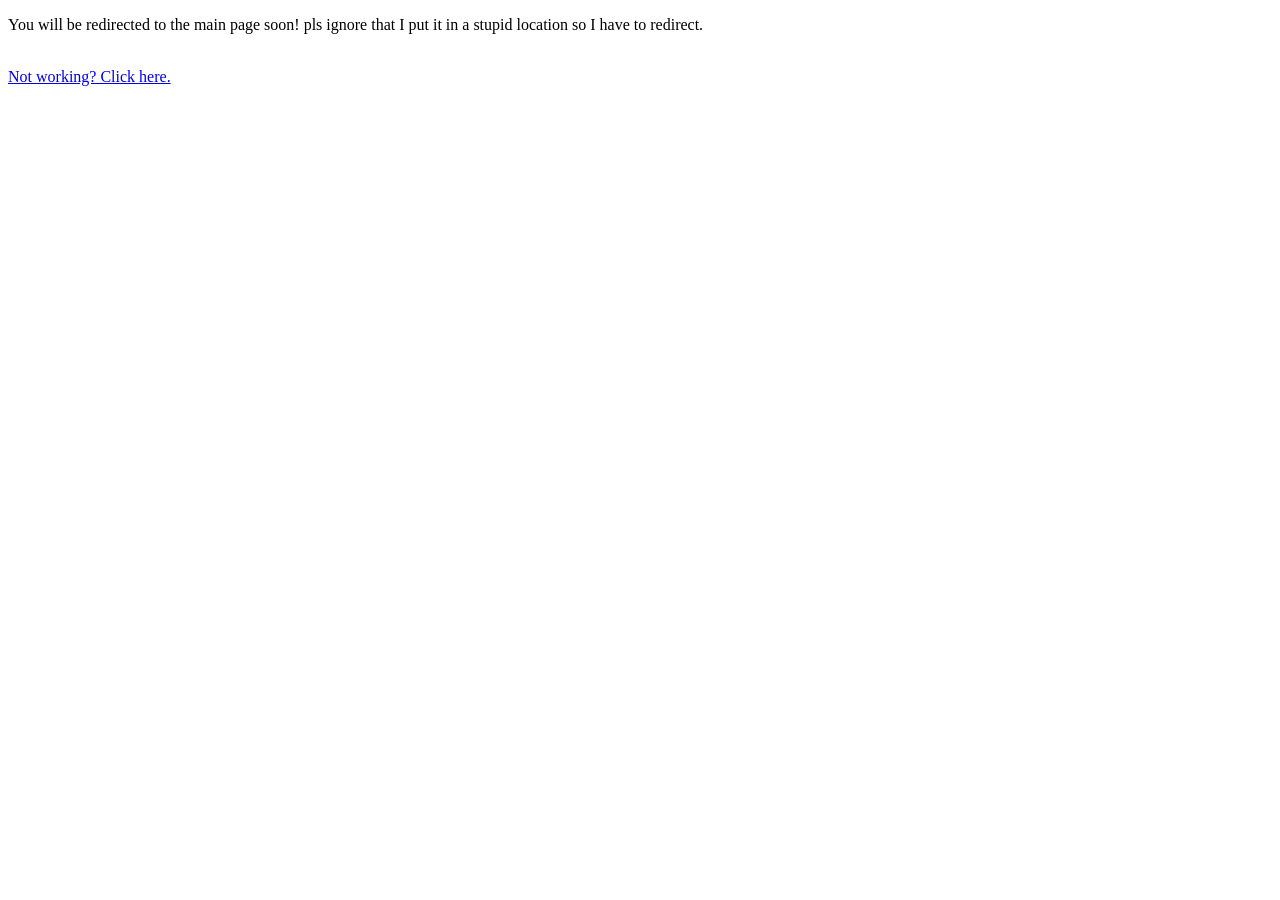
<file: index.html>
<!DOCTYPE html>
<html>
  <head>
    <meta http-equiv="refresh" content="7; url=https://network-southwest.github.io/ltr-bot/website/" />
  </head>
  <body>
    <p>You will be redirected to the main page soon! pls ignore that I put it in a stupid location so I have to redirect.</p>
    <br>
    <a href="https://network-southwest.github.io/ltr-bot/website">Not working? Click here.</a>
  </body>
</html>
</file>
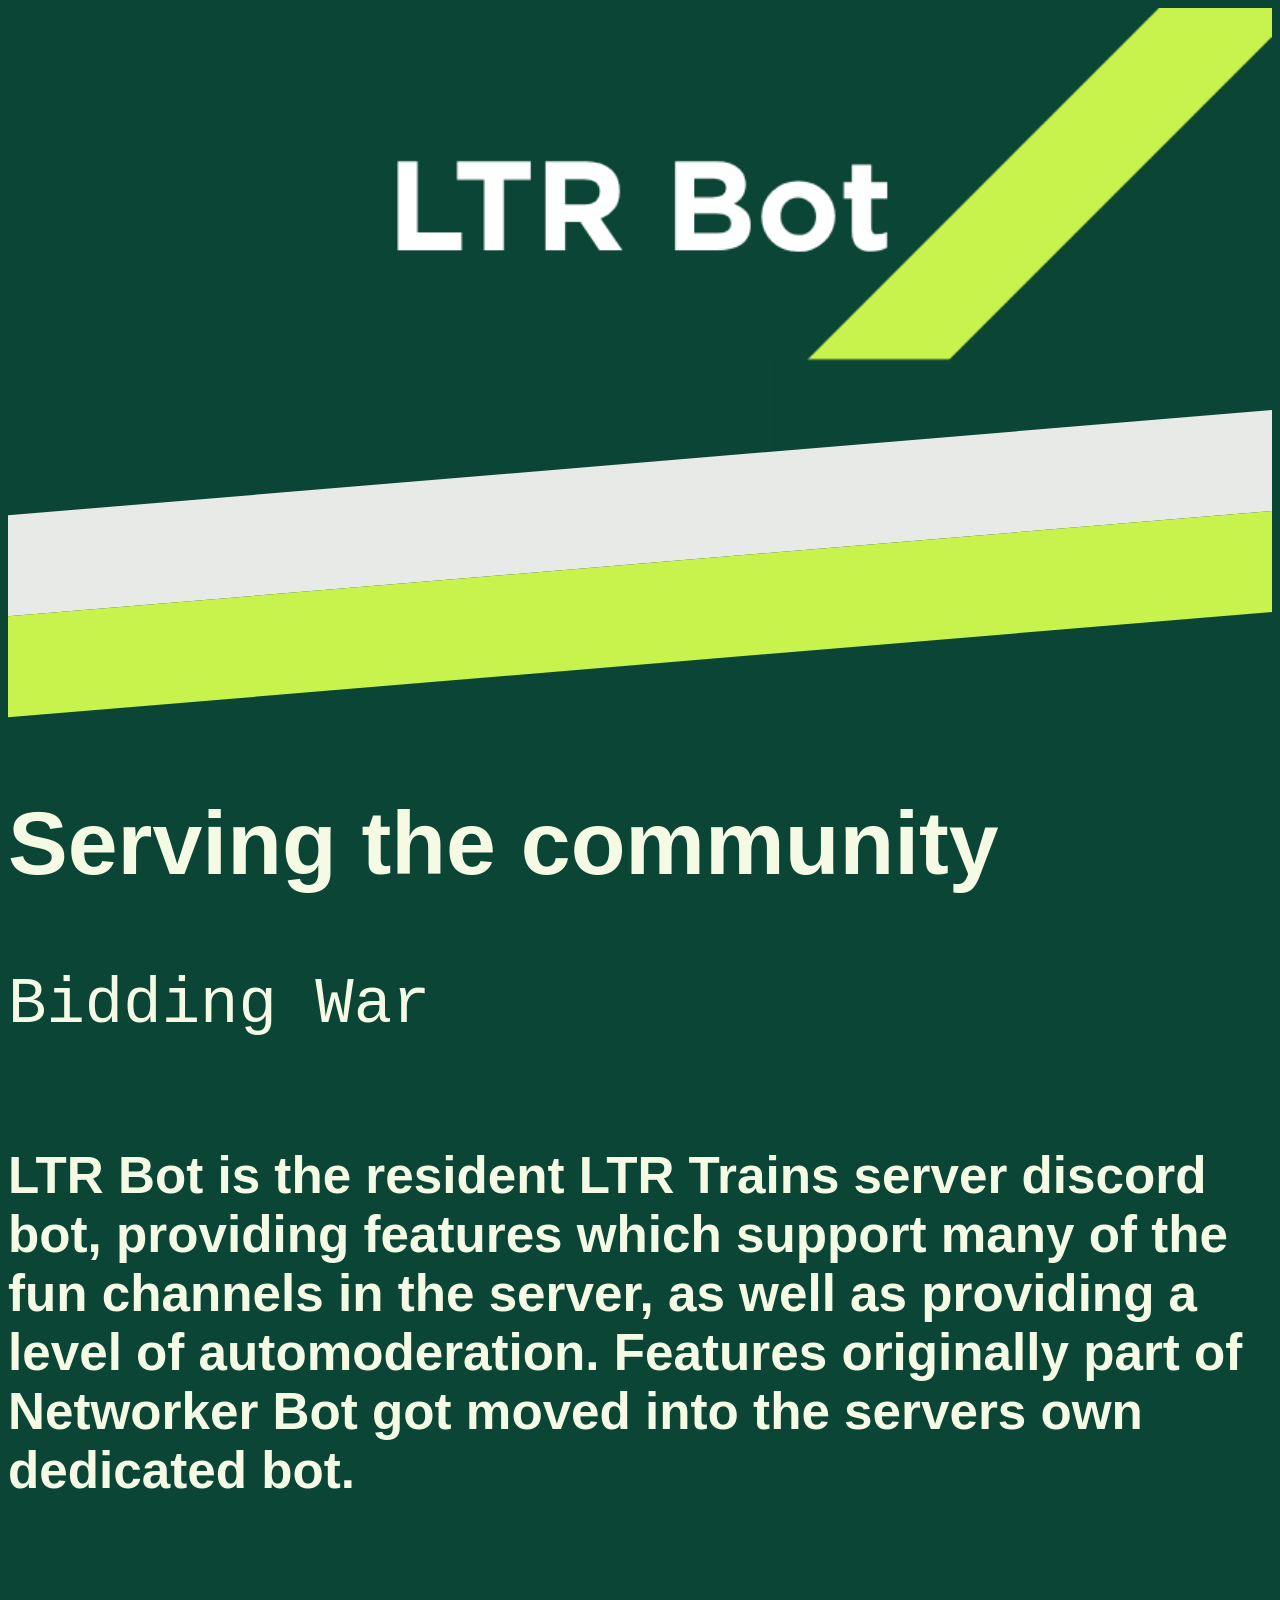
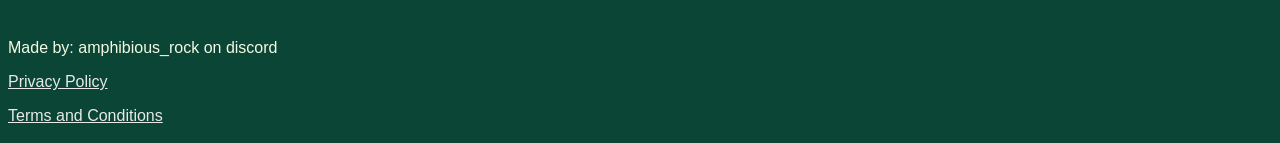
<file: website/index.html>
<!DOCTYPE html>
<html>
<head>
    <title>LTR Bot</title>
    <meta name="viewport" content="width=device-width, initial-scale=1">
    <style>
        body{
            background-color: #0b4536;
            color: #f4fae4;
            font-family: Century Gothic, CenturyGothic, AppleGothic, sans-serif;
            font-style: normal;
            font-variant: normal;
        }
        
        h1{
            font-size: 10vw;
        }
        h2{
            font-size: 7vw;
        }

        section {
  width: 100%;
  /*   skew adds a 4.76 degree slope and the translateY equation is based on the fact that a 4.76 degree slope has a gradient of 1:12 */
  -webkit-transform: skew(0, -4.76deg) translateY(calc(50vw/-12));
      -ms-transform: skew(0, -4.76deg) translateY(calc(50vw/-12));
          transform: skew(0, -4.76deg) translateY(calc(50vw/-12));
  /*   And finally we account for the slope to make sure each section can occupy the full window... I added 10vw just to give it a little extra padding */
  min-height: calc(10vh - (10vw/-12));
}

section:not(:last-child) *{
  -webkit-transform: skew(0, 4.76deg) translateY(calc(50vw/12));
      -ms-transform: skew(0, 4.76deg) translateY(calc(50vw/12));
          transform: skew(0, 4.76deg) translateY(calc(50vw/12));
  margin-top: calc(10vw/-12);
}
  
section:last-child {
  position: relative;
  -webkit-transform: skew(0);
      -ms-transform: skew(0);
          transform: skew(0);
  margin-top: calc(10vw/-12);
  padding-top: calc(10vw/12);
  min-height: 10vh;
  z-index: -1;
}





/* COLORS AND OTHER STYLES TO ILLUSTRATE SECTIONS */
section:nth-child(1) {
  background-color: #e7eae7;
}
section:nth-child(2) {
  background-color: #c8f34c;
}
section:nth-child(3) {
  background-color: #0b4536;
}
section:nth-child(4) {
  background-color: #0b4536;
}


section{
  display: -webkit-box;
  display: -ms-flexbox;
  display: flex;
  -webkit-box-align: center;
      -ms-flex-align: center;
          align-items: center;
  -webkit-box-pack: center;
      -ms-flex-pack: center;
          justify-content: center;
}




    </style>
    

    <script>
        var example = ['Bidding War', 'Gif War', 'Photo Gallery', 'AutoMod', 'And More'];

        textSequence(0);
        function textSequence(i) {

            if (example.length > i) {
                setTimeout(function() {
                    document.getElementById("sequence").innerHTML = example[i];
                    textSequence(++i);
                }, 1000); // 1 second (in milliseconds)

            } else if (example.length == i) { // Loop
                textSequence(0);
            }

        }
    </script>



</head>




<body style="font-family: Century Gothic, CenturyGothic, AppleGothic, sans-serif;"">
    <img src="banner.png" width="100%">  
    <br><br><br>
    
    <div class="section-container">
    <section>
        <br>
    </section>

    <section>
        <br>
    </section>

    <h2>Serving the community</h2>
    <div id="sequence" style="font-size: 5vw; font-family: monospace;"></div>
    <br><br><br>
    
    <h3 style="font-size: 4vw;">LTR Bot is the resident LTR Trains server discord bot, providing features which support many of the
        fun channels in the server, as well as providing a level of automoderation. Features originally part of Networker Bot got moved into
        the servers own dedicated bot.   </h3>

    <br><br><br><br>


</body>

<footer>
  <p>Made by: amphibious_rock on discord</p>
  <p><a style="color:#e7eae7" href="https://network-southwest.github.io/ltr-bot/website/privacy-policy">Privacy Policy</a></p>
  <p><a style="color:#e7eae7" href="https://network-southwest.github.io/ltr-bot/website/coming-soon">Terms and Conditions</a></p>
</footer>

</html>
</file>
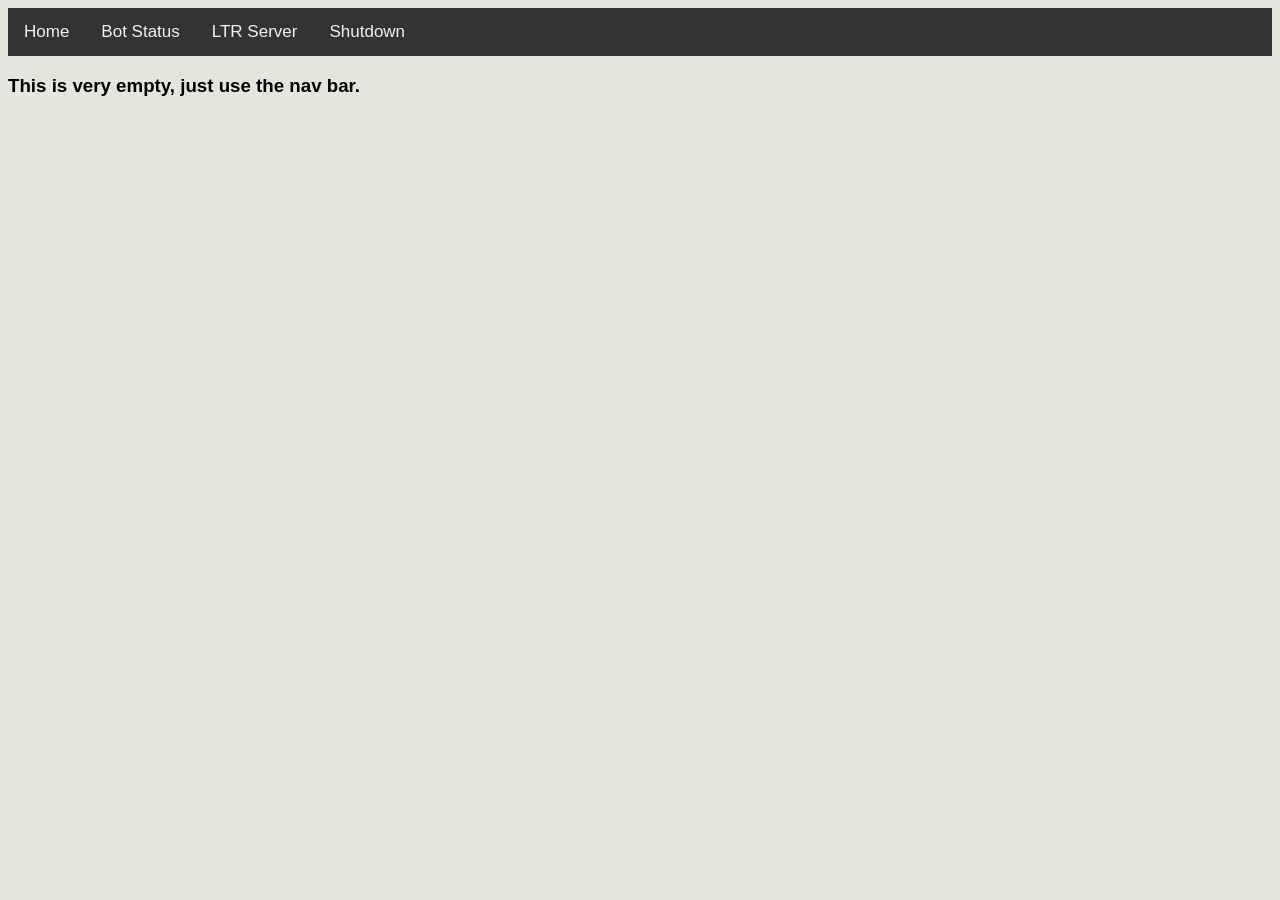
<file: index-local.html>
<!DOCTYPE html>
<html>
<head>
    <title>LTR Bot Local Dashboard
    </title>
    <link rel="stylesheet" href="styles.css">
</head>
<body>
    <div class="topnav">
        <a class="active" href="/home">Home</a>
        <a href="/status">Bot Status</a>
        <a href="/ltr">LTR Server</a>
        <a href="/shutdown">Shutdown</a>
    </div>

    <h3>This is very empty, just use the nav bar.</h3>
</body>
</html>
</file>
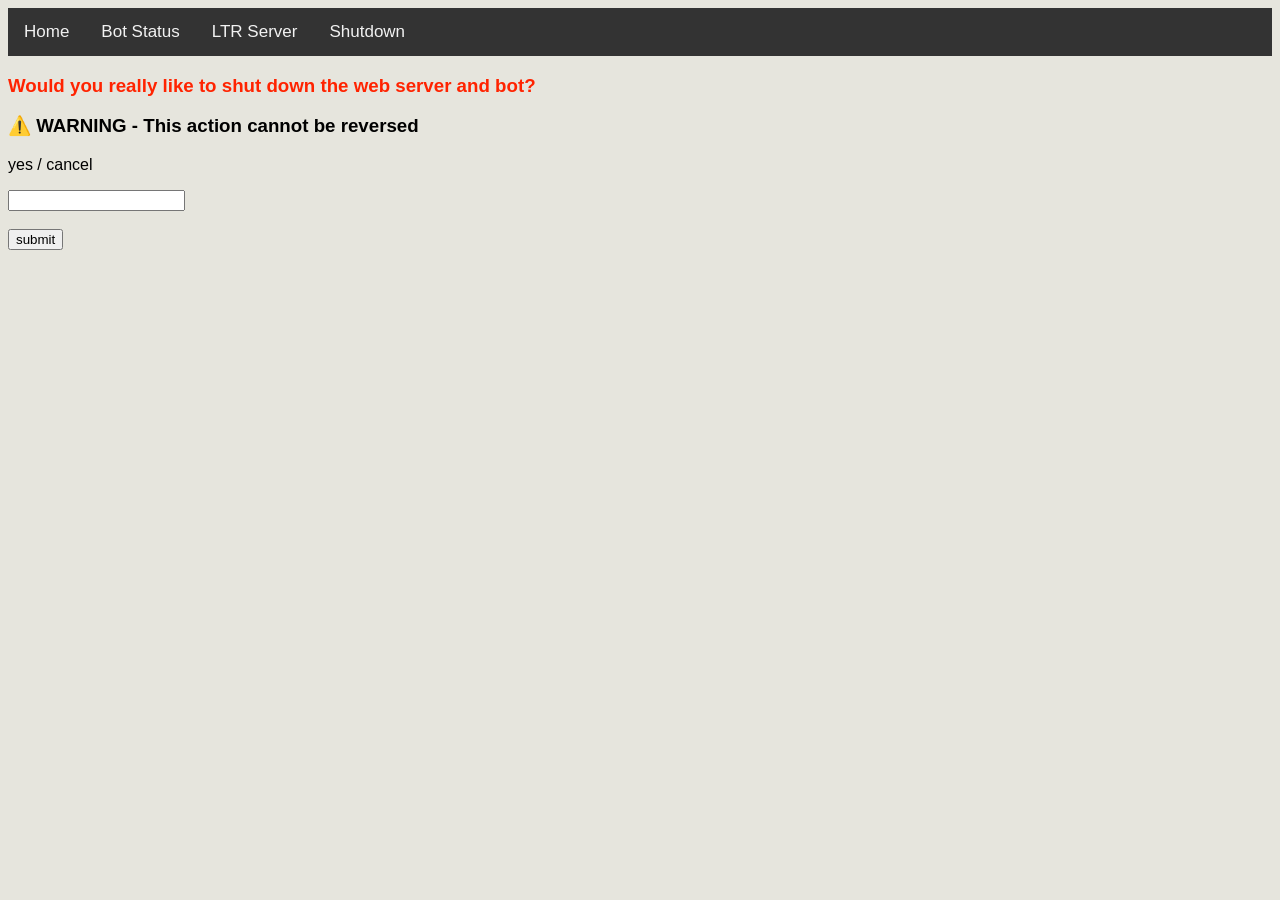
<file: shutdown.html>
<!DOCTYPE html>
<html>
<head>
    <title>Shutdown Confirmation</title>
    <link rel="stylesheet" href="styles.css">
</head>
<body>
    <div class="topnav">
        <a class="active" href="/home">Home</a>
        <a href="/status">Bot Status</a>
        <a href="/ltr">LTR Server</a>
        <a href="/shutdown">Shutdown</a>
    </div>

    <h3 style="color: #FF2300;">Would you really like to shut down the web server and bot?</h3>
    <h3>⚠️ WARNING - This action cannot be reversed</h3>
    <p>yes / cancel</p>
    <form method="post">
        <input type="text" name="confirmation" required>
        <br><br>
        <input type="submit" value="submit">
    </form>
</body>
</html>
</file>
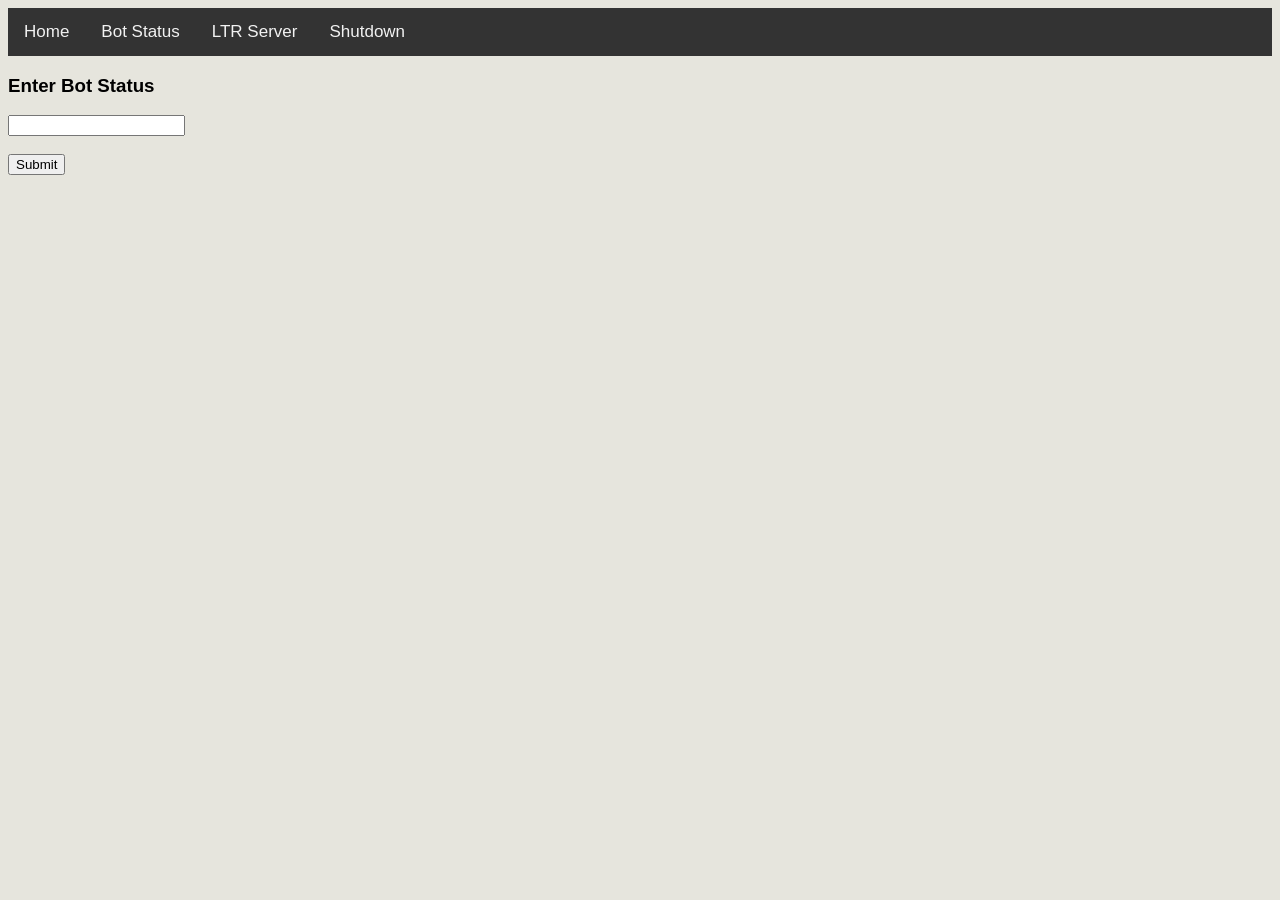
<file: status.html>
<!DOCTYPE html>
<html>
<head>
    <title>Bot Status</title>
    <link rel="stylesheet" href="styles.css">
</head>
<body>

    <div class="topnav">
        <a class="active" href="/home">Home</a>
        <a href="/status">Bot Status</a>
        <a href="/ltr">LTR Server</a>
        <a href="/shutdown">Shutdown</a>
    </div>

    <h3>Enter Bot Status</h3>
    <form method="post">
        <input type="text" name="Bot Status" required>
        <br><br>
        <input type="submit" value="Submit">
    </form>
</body>
</html>
</file>
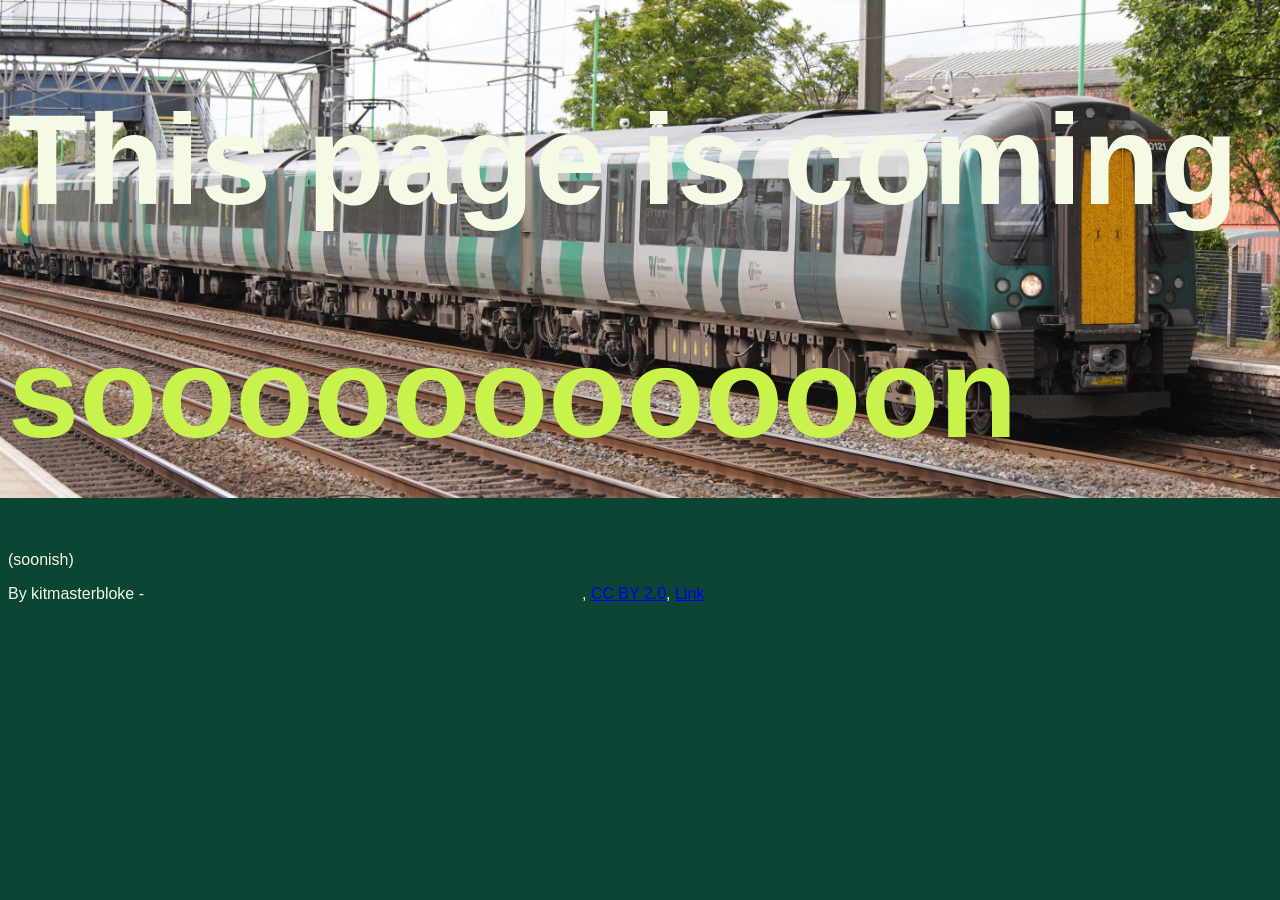
<file: website/coming-soon.html>
<!DOCTYPE html>
<html>
<head>
    <!--f4fae4 -->
    <title>Under Construction</title>
</head>
<style>
        body{
            background-color: #0b4536;
            color: #f4fae4;
            font-family: Century Gothic, CenturyGothic, AppleGothic, sans-serif;
            font-style: normal;
            font-variant: normal;
            background-image: url("350.jpg");
            background-repeat: no-repeat;
            background-attachment: fixed;
            background-size: 100%;
        }

        
        h1{
            font-size: 10vw;
        }
        h2{
            font-size: 7vw;
        }
</style>
<body>

    <h1>This page is coming</h1>
    <h1 style="color:#c8f34c">sooooooooooon</h1>
    <p>(soonish)</p>
    
<p style="color:#f4fae4;">By kitmasterbloke - <a style="color:#0b4536;" rel="nofollow" class="external free" href="https://www.flickr.com/photos/58415659@N00/54541736268/">https://www.flickr.com/photos/58415659@N00/54541736268/</a>, <a href="https://creativecommons.org/licenses/by/2.0" title="Creative Commons Attribution 2.0">CC BY 2.0</a>, <a href="https://commons.wikimedia.org/w/index.php?curid=165947241">Link</a>
</p>
</body>

</html>
</file>
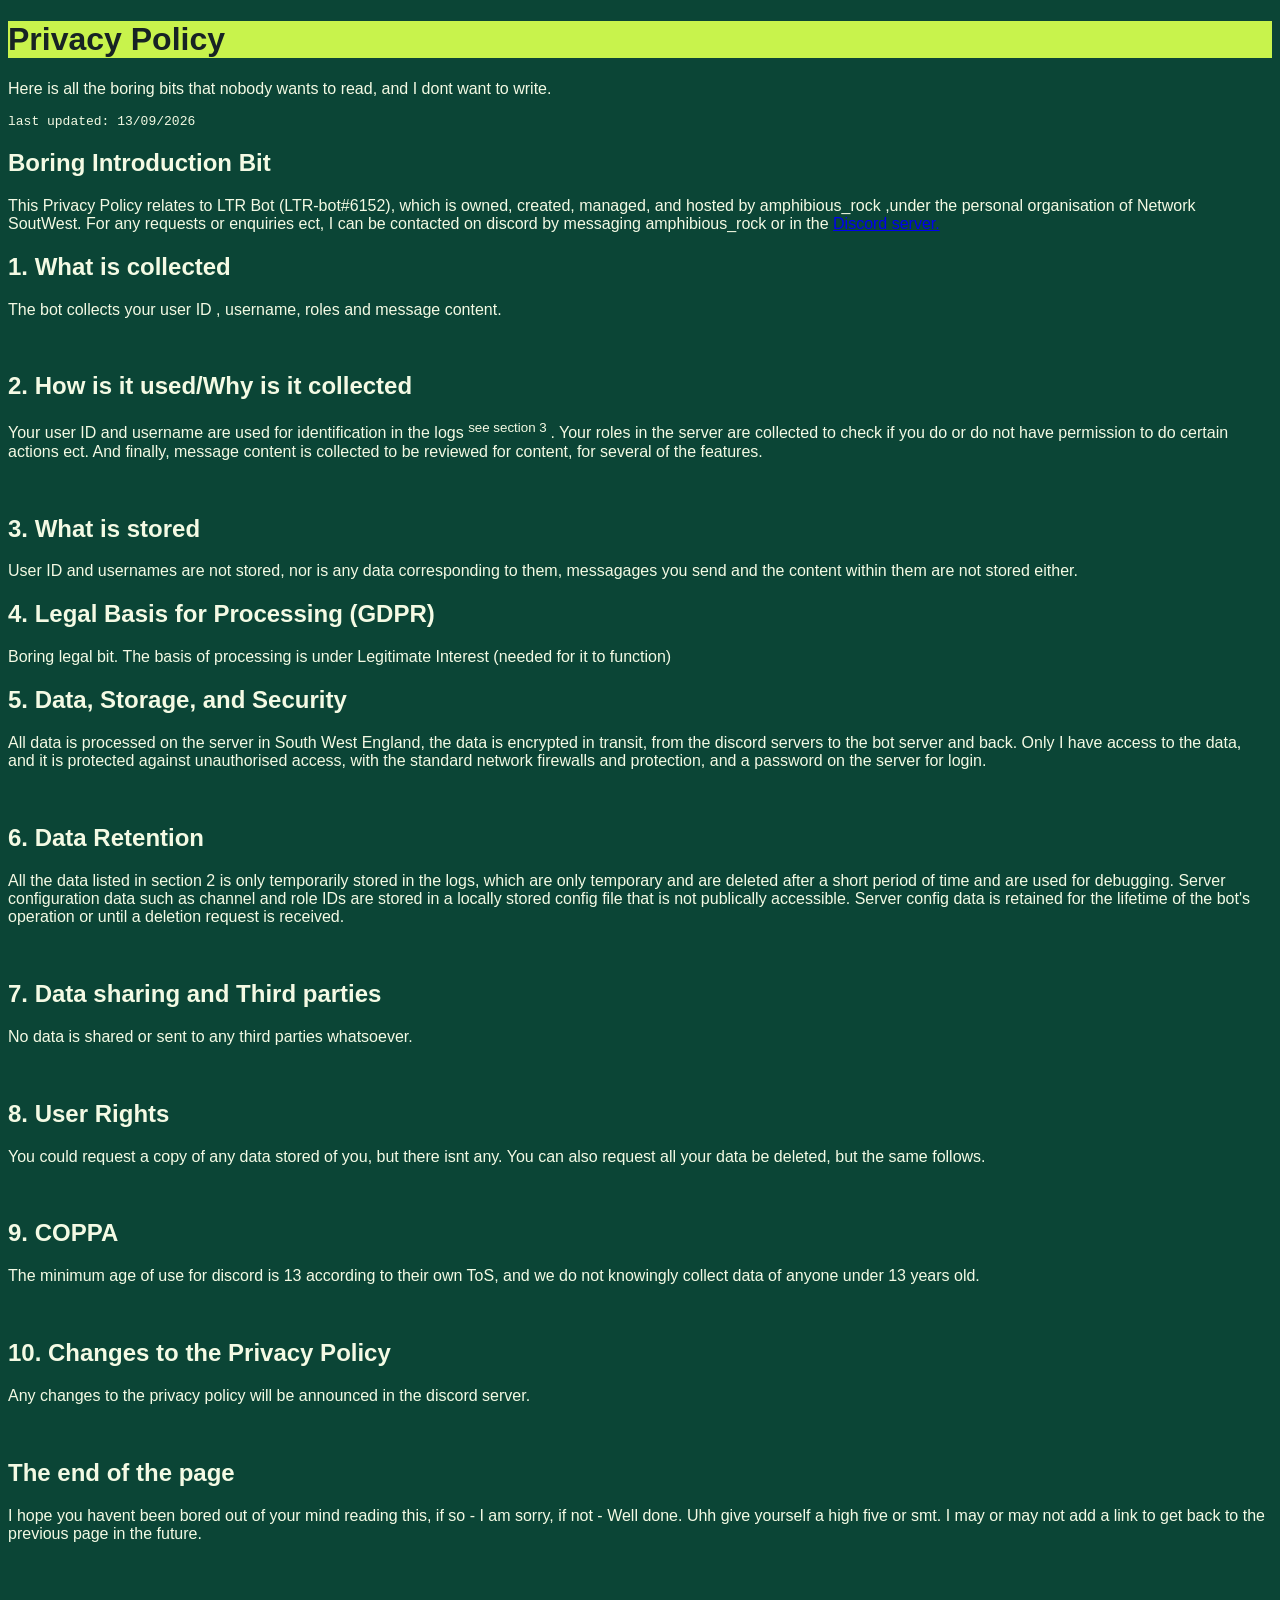
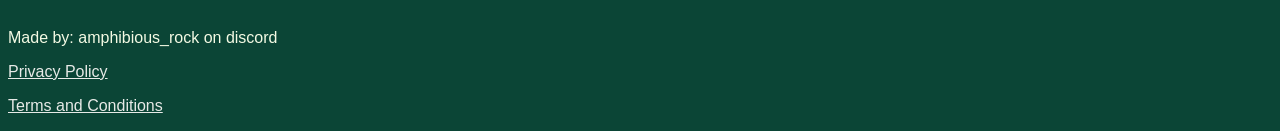
<file: website/privacy-policy.html>
<!DOCTYPE html>
<html>
<head>
    <title>LTR Bot</title>
    <meta name="viewport" content="width=device-width, initial-scale=1">
    <style>
        body{
            background-color: #0b4536;
            color: #f4fae4;
            font-family: Century Gothic, CenturyGothic, AppleGothic, sans-serif;
            font-style: normal;
            font-variant: normal;
        }
        
        h1{
            font-size: 60px+ 0.390625vw;
        }
        h2{
            font-size: 30px+ 0.390625vw;
        }

        p{
            font-size: 20px+ 0.390625vw;
        }

        footer{
            font-size: 3.75vw;
        }

    </style>



</head>




<body style="font-family: Century Gothic, CenturyGothic, AppleGothic, sans-serif;"">
    <h1 style="background-color:#c8f34c ;color: #172324; padding-top: 50px+ 0.390625vw;">Privacy Policy</h1>

    <p>
        Here is all the boring bits that nobody wants to read, and I dont want to write.
    </p>
    <pre>last updated: 13/09/2026</pre>
    <h2>Boring Introduction Bit</h2>
    <p>This Privacy Policy relates to LTR Bot (LTR-bot#6152), which is owned, created, managed, and hosted by amphibious_rock
        ,under the personal organisation of Network SoutWest. For any requests or enquiries ect, I can be contacted on discord 
        by messaging amphibious_rock or in the <a href="https://discord.gg/BM42aC2TaV">Discord server.</a></p>
    <h2>1. What is collected</h2>
    <p>The bot collects your user ID , username, roles and message content.</p>
    <br>
    <h2>2. How is it used/Why is it collected</h2>
    <p>Your user ID and username are used for identification in the logs <sup>see section 3 </sup>. Your roles in the server are collected
    to check if you do or do not have permission to do certain actions ect. And finally, message content is collected to be reviewed for content,
for several of the features.</p>
    <br>
    <h2>3. What is stored</h2>
    User ID and usernames are not stored, nor is any data corresponding to them, messagages you send and the content within them are not stored either.
    <br>
    <h2>4. Legal Basis for Processing (GDPR)</h2>
    <p>Boring legal bit. The basis of processing is under Legitimate Interest (needed for it to function)</p>
    <h2>5. Data, Storage, and Security</h2>
    <p>All data is processed on the server in South West England, the data is encrypted in transit, 
        from the discord servers to the bot server and back. Only I have access to the data, and it is protected against unauthorised
    access, with the standard network firewalls and protection, and a password on the server for login.</p>
    <br>
    <h2>6. Data Retention</h2>
    <p>All the data listed in section 2 is only temporarily stored in the logs, which are only temporary and are deleted after a short period of time and
    are used for debugging. Server configuration data such as channel and role IDs are stored in a locally stored config file that is not publically accessible.
    Server config data is retained for the lifetime of the bot's operation or until a deletion request is received.
    </p>
    <br>
    <h2>7. Data sharing and Third parties</h2>
    <p>No data is shared or sent to any third parties whatsoever.</p>
    <br>
    <h2>8. User Rights</h2>
    <p>You could request a copy of any data stored of you, but there isnt any. You can also request all your data be deleted, but the same follows.</p>
    <br>
    <h2>9. COPPA</h2>
    <p>The minimum age of use for discord is 13 according to their own ToS, and we do not knowingly collect data of anyone under 13 years old.
    </p>
    <br>
    <h2>10. Changes to the Privacy Policy</h2>
    <p>Any changes to the privacy policy will be announced in the discord server.</p>
    <br>
    <h2>The end of the page</h2>
    <p>I hope you havent been bored out of your mind reading this, if so - I am sorry, if not - Well done. Uhh give yourself a high five or smt.
        I may or may not add a link to get back to the previous page in the future.
    </p>
    <br><br><br>
    <p>Made by: amphibious_rock on discord</p>
    <p><a style="color:#e7eae7" href="https://network-southwest.github.io/ltr-bot/website/privacy-policy">Privacy Policy</a></p>
    <p><a style="color:#e7eae7" href="https://network-southwest.github.io/ltr-bot/website/coming-soon">Terms and Conditions</a></p>
</body>



</html>
</file>
<file: styles.css>
body {
  background-color: rgb(230, 229, 221);
  font-family: 'Gill Sans', 'Gill Sans MT', Calibri, 'Trebuchet MS', sans-serif;
  
}
h1 {
  color: rgb(37, 37, 41);
}
p {
  color: rgb(0, 0, 0);
}

/* Add a black background color to the top navigation */
.topnav {
  background-color: #333;
  overflow: hidden;
}

/* Style the links inside the navigation bar */
.topnav a {
  float: left;
  color: #f2f2f2;
  text-align: center;
  padding: 14px 16px;
  text-decoration: none;
  font-size: 17px;
}

/* Change the color of links on hover */
.topnav a:hover {
  background-color: #00A8CC;
  color: black;
}
</file>
